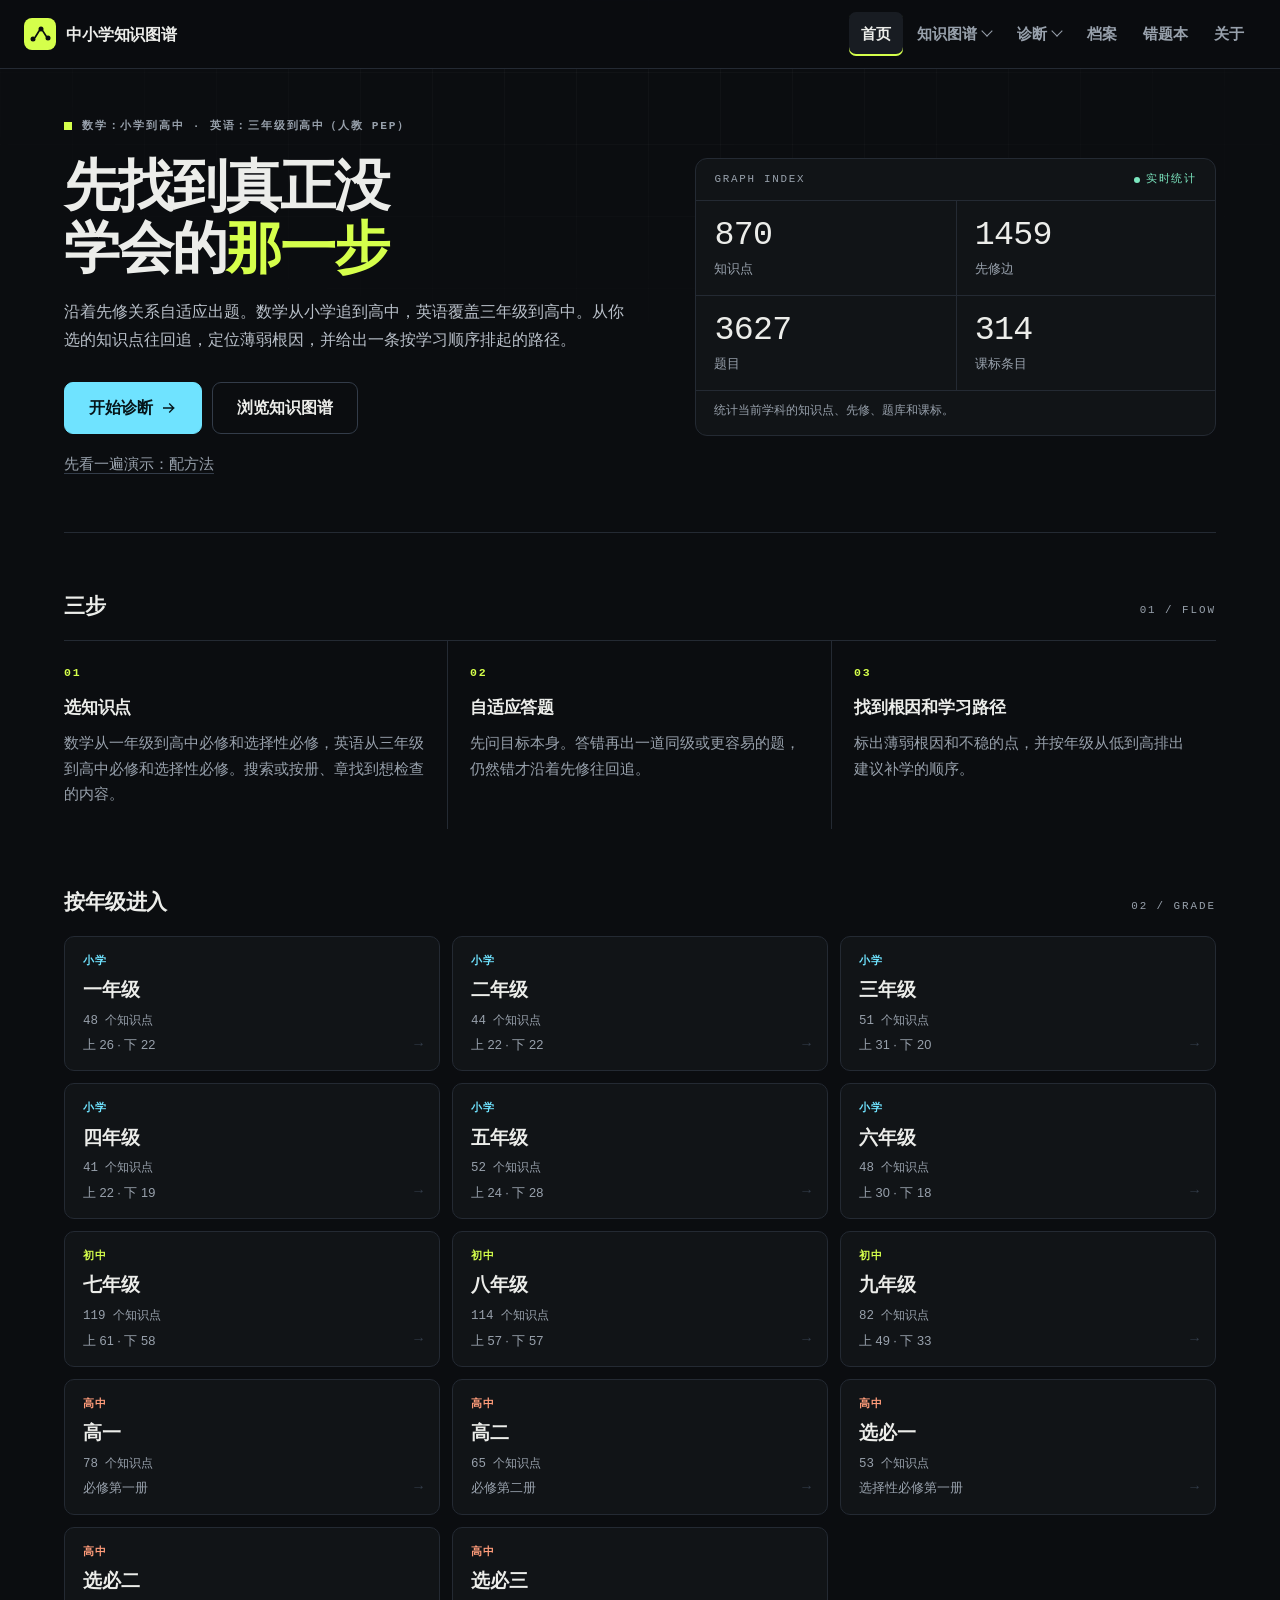
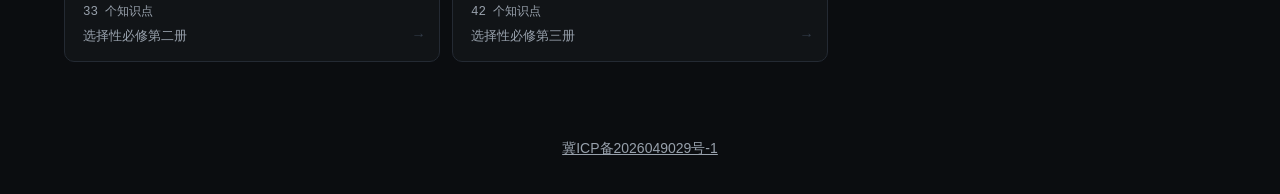
<file: index.html>
<!DOCTYPE html>
<html lang="zh-CN">
<head>
<meta charset="utf-8">
<meta name="viewport" content="width=device-width, initial-scale=1">
<title>中小学知识图谱</title>
<meta name="description" content="中小学十学科知识图谱。按年级和教材浏览知识点，沿先修关系自适应诊断。">
<link rel="icon" href="data:image/svg+xml,%3Csvg xmlns='http://www.w3.org/2000/svg' viewBox='0 0 32 32'%3E%3Crect width='32' height='32' rx='8' fill='%230b0d10'/%3E%3Ccircle cx='9' cy='21' r='2.5' fill='%236fe3ff'/%3E%3Ccircle cx='17' cy='11' r='2.5' fill='%23d5ff4b'/%3E%3Ccircle cx='24' cy='20' r='2.5' fill='%236fe3ff'/%3E%3C/svg%3E">
<script src="assets/subjects.js"></script>
<script>
(function () {
  var id = location.hash.replace(/^#/, '');
  try { id = decodeURIComponent(id); } catch (e) { return; }
  var subjects = window.CnmSubjects;
  if (/^cn[a-z]_[A-Za-z0-9_]+$/.test(id) && subjects.keys.some(function (key) {
    return id.startsWith(subjects.catalog[key].prefix + '_');
  })) {
    document.documentElement.style.visibility = 'hidden';
    location.replace(subjects.withSubject('explore/', subjects.fromId(id)) + '#' + encodeURIComponent(id));
  }
})();
</script>
<link rel="stylesheet" href="assets/site.css?v=e4d6813">
</head>
<body class="page-home">
<header class="site-header">
  <a class="brand" href="./">
    <svg class="logo" viewBox="0 0 32 32" width="32" height="32" aria-hidden="true"><rect width="32" height="32" rx="8" fill="currentColor"/><circle cx="9" cy="21" r="2.5" fill="#0b0d10"/><circle cx="17" cy="11" r="2.5" fill="#0b0d10"/><circle cx="24" cy="20" r="2.5" fill="#0b0d10"/><path d="M11.2 19.2 15.2 12.8M18.6 12.6 22.2 18.2" stroke="#0b0d10" stroke-width="1.7" stroke-linecap="round"/></svg>
    <span class="brand-name">中小学知识图谱</span>
  </a>
  <nav class="site-nav" aria-label="主导航">
    <a class="nav-link active" href="./" aria-current="page">首页</a>
    <div class="nav-item has-menu">
      <button type="button" class="nav-link" aria-haspopup="true" aria-expanded="false">知识图谱<span class="caret" aria-hidden="true"></span></button>
      <div class="nav-menu" role="menu" aria-label="知识图谱学科" data-group="explore">
        <a class="nav-link subject-link on" data-subject="math" role="menuitem" href="explore/">数学</a>
        <a class="nav-link subject-link" data-subject="english" role="menuitem" href="explore/?subject=english">英语</a>
        <a class="nav-link subject-link" data-subject="physics" role="menuitem" href="explore/?subject=physics">物理</a>
        <a class="nav-link subject-link" data-subject="chinese" role="menuitem" href="explore/?subject=chinese">语文</a>
      </div>
    </div>
    <div class="nav-item has-menu">
      <button type="button" class="nav-link" aria-haspopup="true" aria-expanded="false">诊断<span class="caret" aria-hidden="true"></span></button>
      <div class="nav-menu" role="menu" aria-label="诊断学科" data-group="diagnose">
        <a class="nav-link subject-link on" data-subject="math" role="menuitem" href="diagnose/">数学</a>
        <a class="nav-link subject-link" data-subject="english" role="menuitem" href="diagnose/?subject=english">英语</a>
        <a class="nav-link subject-link" data-subject="physics" role="menuitem" href="diagnose/?subject=physics">物理</a>
        <a class="nav-link subject-link" data-subject="chinese" role="menuitem" href="diagnose/?subject=chinese">语文</a>
      </div>
    </div>
    <a class="nav-link" href="children/">档案</a>
    <a class="nav-link" href="mistakes/">错题本</a>
    <a class="nav-link" href="https://github.com/zhujiuyi/jiaocaitupu" target="_blank" rel="noopener noreferrer">关于</a>
  </nav>
</header>
<main class="home">
  <section class="hero">
    <div class="hero-copy">
      <p class="eyebrow">数学：小学到高中 · 英语：三年级到高中（人教 PEP）</p>
      <h1>先找到真正没学会的<span class="hi">那一步</span></h1>
      <p class="lede">沿着先修关系自适应出题。数学从小学追到高中，英语覆盖三年级到高中。从你选的知识点往回追，定位薄弱根因，并给出一条按学习顺序排起的路径。</p>
      <div class="hero-actions">
        <a class="btn btn-primary btn-lg" href="diagnose/">
          开始诊断
          <svg class="arrow" viewBox="0 0 24 24" fill="none" stroke="currentColor" stroke-width="2" stroke-linecap="square" aria-hidden="true"><path d="M4 12h15M13 6l6 6-6 6"/></svg>
        </a>
        <a class="btn btn-lg" href="explore/">浏览知识图谱</a>
      </div>
      <p class="quiet-link"><a href="diagnose/?target=cnm_221&amp;demo=1">先看一遍演示：配方法</a></p>
    </div>

    <aside class="hero-panel" aria-label="图谱数据概览">
      <div class="panel-head">
        <span>Graph index</span>
        <span class="live">实时统计</span>
      </div>
      <div class="stat-grid" id="stats">
        <div class="stat-card"><div class="stat-num" id="n-topics">…</div><div class="stat-label">知识点</div></div>
        <div class="stat-card"><div class="stat-num" id="n-edges">…</div><div class="stat-label">先修边</div></div>
        <div class="stat-card"><div class="stat-num" id="n-questions">…</div><div class="stat-label">题目</div></div>
        <div class="stat-card"><div class="stat-num" id="n-standards">…</div><div class="stat-label">课标条目</div></div>
      </div>
      <div class="panel-foot">
        <p class="stat-note">统计当前学科的知识点、先修、题库和课标。</p>
        <div id="load-error" class="load-error" hidden></div>
      </div>
    </aside>
  </section>

  <div class="section-head">
    <h2 class="section-title">三步</h2>
    <span class="sec-index">01 / Flow</span>
  </div>
  <ol class="steps">
    <li>
      <span class="step-no">01</span>
      <h3>选知识点</h3>
      <p>数学从一年级到高中必修和选择性必修，英语从三年级到高中必修和选择性必修。搜索或按册、章找到想检查的内容。</p>
    </li>
    <li>
      <span class="step-no">02</span>
      <h3>自适应答题</h3>
      <p>先问目标本身。答错再出一道同级或更容易的题，仍然错才沿着先修往回追。</p>
    </li>
    <li>
      <span class="step-no">03</span>
      <h3>找到根因和学习路径</h3>
      <p>标出薄弱根因和不稳的点，并按年级从低到高排出建议补学的顺序。</p>
    </li>
  </ol>

  <div class="section-head">
    <h2 class="section-title">按年级进入</h2>
    <span class="sec-index">02 / Grade</span>
  </div>
  <div class="grade-grid" id="grades" aria-busy="true"></div>
</main>
<footer class="site-footer">
  <a href="https://beian.miit.gov.cn/" target="_blank" rel="noopener noreferrer">冀ICP备2026049029号-1</a>
</footer>
<script src="assets/motion.js"></script>
<script src="assets/nav.js?v=e4d6813"></script>
<script src="assets/children.js"></script>
<script src="assets/home.js?v=e4d6813"></script>
</body>
</html>
</file>
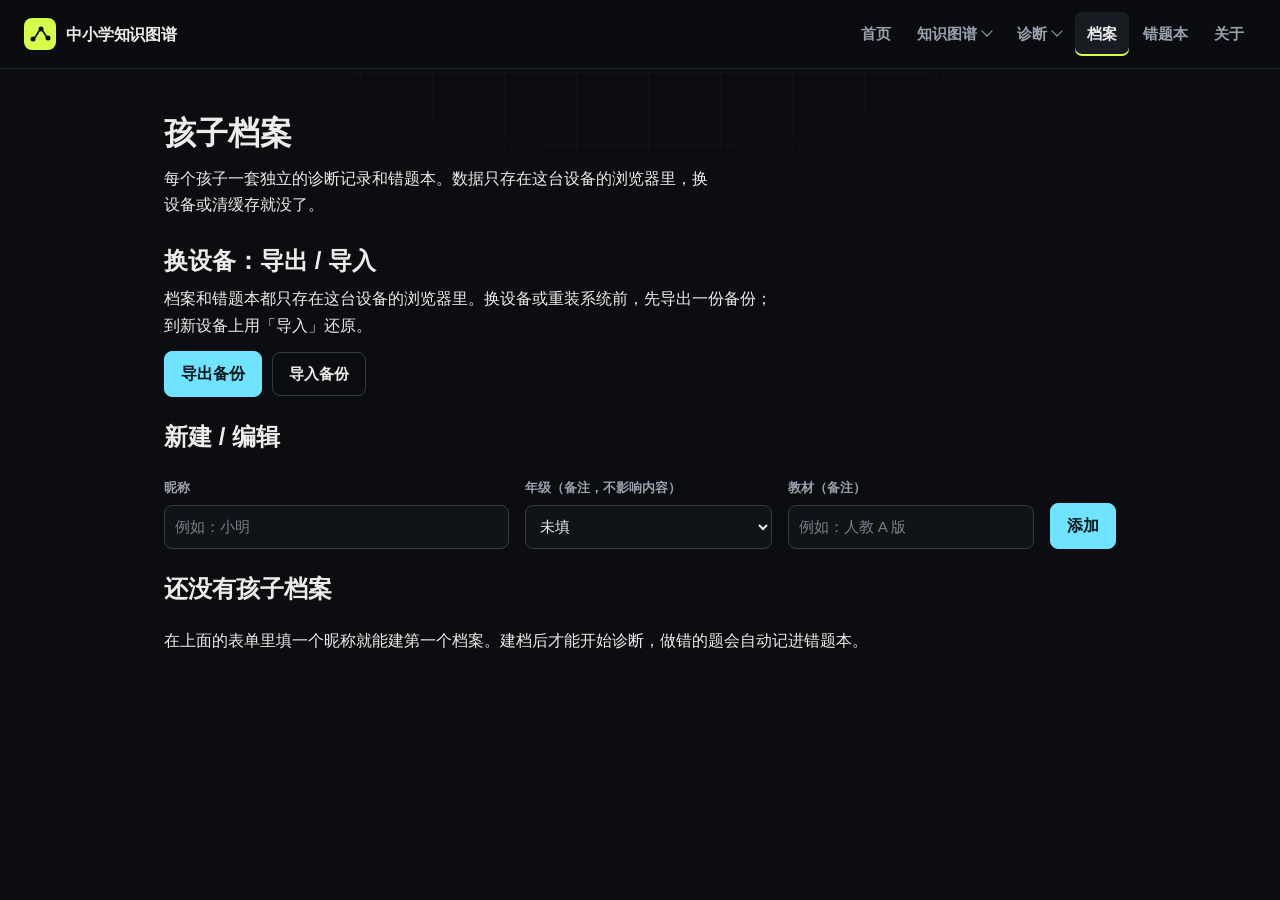
<file: children/index.html>
<!DOCTYPE html>
<html lang="zh-CN">
<head>
<meta charset="utf-8">
<meta name="viewport" content="width=device-width, initial-scale=1">
<title>孩子档案 · 中小学知识图谱</title>
<meta name="description" content="建立孩子档案，分开记录每个孩子的诊断结果和错题。数据只存在本机浏览器。">
<meta name="theme-color" content="#0b0d10">
<link rel="stylesheet" href="../assets/site.css?v=e4d6813">
<link rel="stylesheet" href="../assets/people.css">
</head>
<body class="page-children">
<header class="site-header">
  <a class="brand" href="../">
    <svg class="logo" viewBox="0 0 32 32" width="32" height="32" aria-hidden="true"><rect width="32" height="32" rx="8" fill="currentColor"/><circle cx="9" cy="21" r="2.5" fill="#0b0d10"/><circle cx="17" cy="11" r="2.5" fill="#0b0d10"/><circle cx="24" cy="20" r="2.5" fill="#0b0d10"/><path d="M11.2 19.2 15.2 12.8M18.6 12.6 22.2 18.2" stroke="#0b0d10" stroke-width="1.7" stroke-linecap="round"/></svg>
    <span class="brand-name">中小学知识图谱</span>
  </a>
  <nav class="site-nav" aria-label="主导航">
    <a class="nav-link" href="../">首页</a>
    <div class="nav-item has-menu">
      <button type="button" class="nav-link back" aria-haspopup="true" aria-expanded="false">知识图谱<span class="caret" aria-hidden="true"></span></button>
      <div class="nav-menu" role="menu" aria-label="知识图谱学科" data-group="explore">
        <a class="nav-link subject-link on" data-subject="math" role="menuitem" href="../explore/">数学</a>
        <a class="nav-link subject-link" data-subject="english" role="menuitem" href="../explore/?subject=english">英语</a>
        <a class="nav-link subject-link" data-subject="physics" role="menuitem" href="../explore/?subject=physics">物理</a>
        <a class="nav-link subject-link" data-subject="chinese" role="menuitem" href="../explore/?subject=chinese">语文</a>
      </div>
    </div>
    <div class="nav-item has-menu">
      <button type="button" class="nav-link" aria-haspopup="true" aria-expanded="false">诊断<span class="caret" aria-hidden="true"></span></button>
      <div class="nav-menu" role="menu" aria-label="诊断学科" data-group="diagnose">
        <a class="nav-link subject-link on" data-subject="math" role="menuitem" href="../diagnose/">数学</a>
        <a class="nav-link subject-link" data-subject="english" role="menuitem" href="../diagnose/?subject=english">英语</a>
        <a class="nav-link subject-link" data-subject="physics" role="menuitem" href="../diagnose/?subject=physics">物理</a>
        <a class="nav-link subject-link" data-subject="chinese" role="menuitem" href="../diagnose/?subject=chinese">语文</a>
      </div>
    </div>
    <a class="nav-link active" href="./" aria-current="page">档案</a>
    <a class="nav-link" href="../mistakes/">错题本</a>
    <a class="nav-link" href="https://github.com/zhujiuyi/jiaocaitupu" target="_blank" rel="noopener noreferrer">关于</a>
  </nav>
</header>

<main class="people">
  <div class="people-head">
    <div>
      <h1>孩子档案</h1>
      <p class="muted">每个孩子一套独立的诊断记录和错题本。数据只存在这台设备的浏览器里，换设备或清缓存就没了。</p>
    </div>
    <span class="muted small" id="child-count"></span>
  </div>

  <section class="card backup-card">
    <h2>换设备：导出 / 导入</h2>
    <p class="muted small">档案和错题本都只存在这台设备的浏览器里。换设备或重装系统前，先导出一份备份；到新设备上用「导入」还原。</p>
    <div class="backup-actions">
      <button id="btn-export" type="button" class="primary">导出备份</button>
      <label class="btn file-btn">
        导入备份
        <input id="file-import" type="file" accept="application/json,.json" hidden>
      </label>
      <span class="muted small" id="backup-hint"></span>
    </div>
    <p id="backup-msg" class="muted small" hidden></p>
  </section>

  <section class="card">
    <h2>新建 / 编辑</h2>
    <form id="child-form" class="child-form" autocomplete="off">
      <label class="field">
        <span>昵称</span>
        <input id="f-name" type="text" maxlength="12" placeholder="例如：小明" required>
      </label>
      <label class="field">
        <span>年级（备注，不影响内容）</span>
        <select id="f-grade"></select>
      </label>
      <label class="field">
        <span>教材（备注）</span>
        <input id="f-textbook" type="text" maxlength="20" placeholder="例如：人教 A 版">
      </label>
      <div class="form-actions">
        <button id="btn-save" type="submit" class="primary">添加</button>
        <button id="btn-cancel" type="button" class="small" hidden>取消</button>
      </div>
      <p id="form-error" class="form-error" hidden></p>
    </form>
  </section>

  <div id="child-list"></div>
</main>

<script src="../assets/motion.js"></script>
<script src="../assets/subjects.js"></script>
<script src="../assets/nav.js?v=e4d6813"></script>
<script src="../assets/children.js"></script>
<script src="page.js?v=e4d6813"></script>
</body>
</html>
</file>
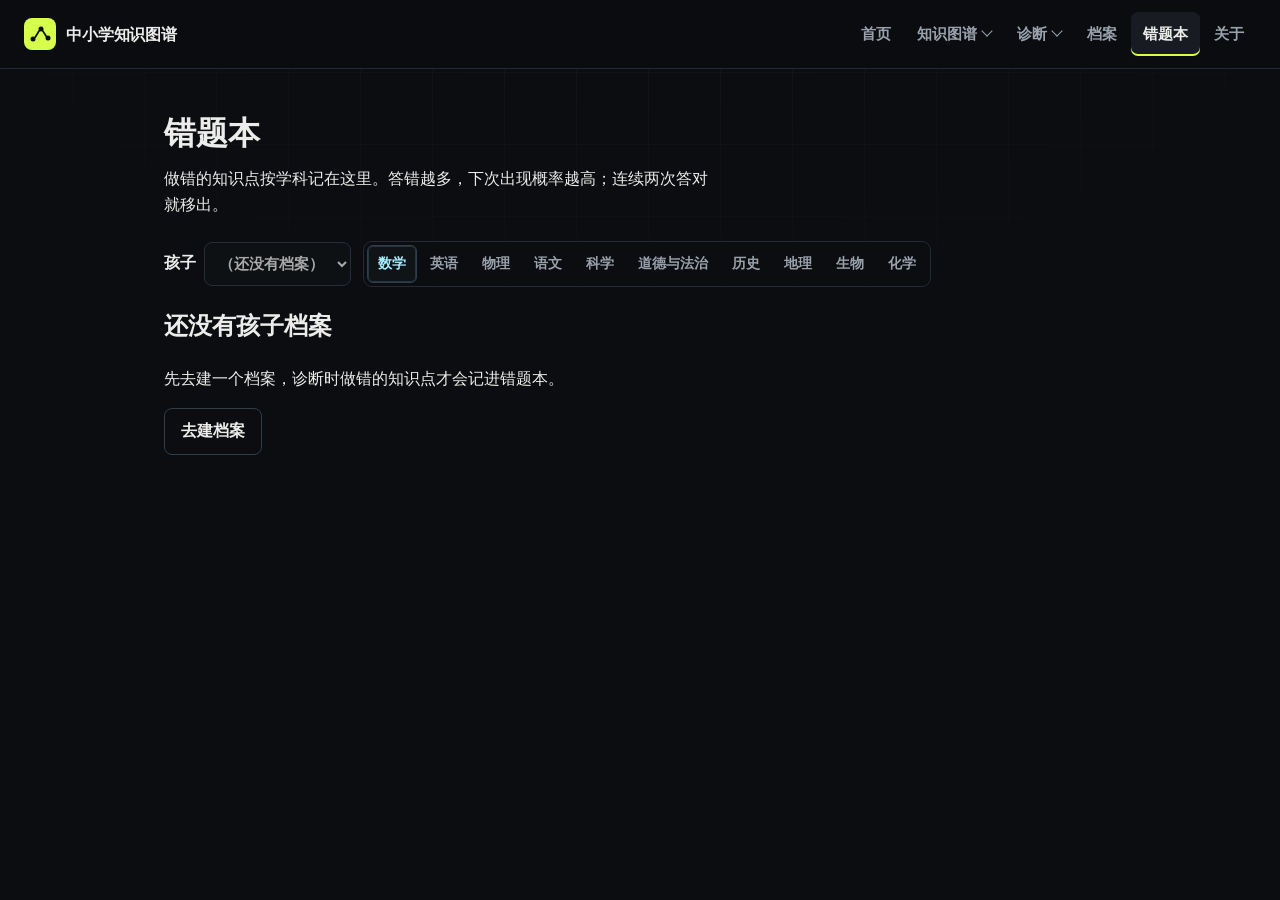
<file: mistakes/index.html>
<!DOCTYPE html>
<html lang="zh-CN">
<head>
<meta charset="utf-8">
<meta name="viewport" content="width=device-width, initial-scale=1">
<title>错题本 · 中小学知识图谱</title>
<meta name="description" content="按孩子和学科记录做错的知识点，抽题复习。连续两次答对自动移出。">
<meta name="theme-color" content="#0b0d10">
<link rel="stylesheet" href="../assets/site.css?v=e4d6813">
<link rel="stylesheet" href="../assets/people.css">
</head>
<body class="page-mistakes">
<header class="site-header">
  <a class="brand" href="../">
    <svg class="logo" viewBox="0 0 32 32" width="32" height="32" aria-hidden="true"><rect width="32" height="32" rx="8" fill="currentColor"/><circle cx="9" cy="21" r="2.5" fill="#0b0d10"/><circle cx="17" cy="11" r="2.5" fill="#0b0d10"/><circle cx="24" cy="20" r="2.5" fill="#0b0d10"/><path d="M11.2 19.2 15.2 12.8M18.6 12.6 22.2 18.2" stroke="#0b0d10" stroke-width="1.7" stroke-linecap="round"/></svg>
    <span class="brand-name">中小学知识图谱</span>
  </a>
  <nav class="site-nav" aria-label="主导航">
    <a class="nav-link" href="../">首页</a>
    <div class="nav-item has-menu">
      <button type="button" class="nav-link back" aria-haspopup="true" aria-expanded="false">知识图谱<span class="caret" aria-hidden="true"></span></button>
      <div class="nav-menu" role="menu" aria-label="知识图谱学科" data-group="explore">
        <a class="nav-link subject-link on" data-subject="math" role="menuitem" href="../explore/">数学</a>
        <a class="nav-link subject-link" data-subject="english" role="menuitem" href="../explore/?subject=english">英语</a>
        <a class="nav-link subject-link" data-subject="physics" role="menuitem" href="../explore/?subject=physics">物理</a>
        <a class="nav-link subject-link" data-subject="chinese" role="menuitem" href="../explore/?subject=chinese">语文</a>
      </div>
    </div>
    <div class="nav-item has-menu">
      <button type="button" class="nav-link" aria-haspopup="true" aria-expanded="false">诊断<span class="caret" aria-hidden="true"></span></button>
      <div class="nav-menu" role="menu" aria-label="诊断学科" data-group="diagnose">
        <a class="nav-link subject-link on" data-subject="math" role="menuitem" href="../diagnose/">数学</a>
        <a class="nav-link subject-link" data-subject="english" role="menuitem" href="../diagnose/?subject=english">英语</a>
        <a class="nav-link subject-link" data-subject="physics" role="menuitem" href="../diagnose/?subject=physics">物理</a>
        <a class="nav-link subject-link" data-subject="chinese" role="menuitem" href="../diagnose/?subject=chinese">语文</a>
      </div>
    </div>
    <a class="nav-link" href="../children/">档案</a>
    <a class="nav-link active" href="./" aria-current="page">错题本</a>
    <a class="nav-link" href="https://github.com/zhujiuyi/jiaocaitupu" target="_blank" rel="noopener noreferrer">关于</a>
  </nav>
</header>

<main class="people">
  <div class="people-head">
    <div>
      <h1>错题本</h1>
      <p class="muted">做错的知识点按学科记在这里。答错越多，下次出现概率越高；连续两次答对就移出。</p>
    </div>
  </div>

  <div class="book-bar">
    <label class="who" for="child-select">孩子
      <select id="child-select" aria-label="选择孩子"></select>
    </label>
    <div class="stage-tabs" id="subject-tabs" role="tablist" aria-label="学科"></div>
  </div>

  <div class="grade-tag" id="grade-tag" hidden></div>

  <div class="book-stats" id="book-stats"></div>

  <div class="start-box" id="start-box" hidden></div>

  <div class="card empty" id="book-empty" hidden></div>
  <div class="book-list" id="book-list"></div>
</main>

<script src="../assets/motion.js"></script>
<script src="../assets/subjects.js"></script>
<script src="../assets/nav.js?v=e4d6813"></script>
<script src="../assets/children.js"></script>
<script src="page.js?v=e4d6813"></script>
</body>
</html>
</file>
<file: assets/site.css>
/* 中小学知识图谱：全站配色、字号、导航。浏览页与诊断页共用。
   2026 视觉重构：石墨深色仪表台，去除深绿 + 白色底。 */

:root {
  color-scheme: dark;

  --bg: #0b0d10;
  --bg-elev: #111417;
  --bg-muted: #181c22;
  --panel: #111417;

  --text: #ecedea;
  --muted: #98a1ac;
  --line: #242a33;
  --line-strong: #333c49;

  --brand: #6fe3ff;
  --brand-strong: #a6edff;
  --brand-soft: rgba(111, 227, 255, 0.12);
  --on-brand: #06151a;
  --accent: #d5ff4b;
  --on-accent: #0b0d10;

  --junior: #d5ff4b;
  --junior-soft: rgba(213, 255, 75, 0.12);
  --focus: #d5ff4b;

  --shadow: none;
  --radius: 12px;
  --radius-sm: 8px;

  --font: "PingFang SC", "Hiragino Sans GB", "Microsoft YaHei", "Noto Sans CJK SC", "Noto Sans SC", "Source Han Sans SC", sans-serif;
  --mono: "SFMono-Regular", "JetBrains Mono", "Cascadia Mono", Menlo, Consolas, "Liberation Mono", monospace;
  --fs: 16px;

  --ok: #7ce7c0;
  --ok-bg: #0e2721;
  --on-ok: #04120d;
  --bad: #ff8172;
  --bad-bg: #2b1414;
  --on-bad: #1a0505;
  --warn: #ffc46b;
  --warn-bg: #2a2013;
  --unk: #a7b0bb;
  --unk-bg: #1b2027;

  --accent-old: #0f766e;
  --node-primary: #6fe3ff;
  --node-primary-bg: #0e2329;
  --node-junior: #d5ff4b;
  --node-junior-bg: #1f260c;
  --node-senior: #ff9c7a;
  --node-senior-bg: #2a1913;
  --node-current-bg: #20262e;
  --node-current-border: #ffffff;
  --node-text: #ecedea;
  --edge: #5d6a79;
  --edge-soft: #414b58;

  --hard-bg: rgba(255, 196, 107, 0.14);
  --hard-fg: #ffc46b;
  --soft-bg: #1b2027;
  --soft-fg: #a7b0bb;

  --diagram-ok-bg: #0e2721;
  --diagram-ok: #7ce7c0;
  --diagram-bad-bg: #2b1414;
  --diagram-bad: #ff8172;
  --diagram-unk-bg: #1b2027;
  --diagram-unk: #a7b0bb;
  --diagram-shaky-bg: #2a2013;
  --diagram-shaky: #ffc46b;
  --diagram-text: #ecedea;
  --diagram-edge: #4b5563;

  --ease-out: cubic-bezier(0.22, 1, 0.36, 1);
  --dur: 240ms;
}

@media print {
  :root {
    color-scheme: light;
    --bg: #fff;
    --bg-elev: #fff;
    --bg-muted: #f4f6f8;
    --text: #111827;
    --muted: #4b5563;
    --line: #d5dbe3;
    --line-strong: #b9c2cd;
    --panel: #fff;
    --shadow: none;
    --brand: #0e7490;
    --brand-strong: #0e7490;
    --brand-soft: #e6f6fb;
    --on-brand: #ffffff;
    --node-primary: #0e7490;
    --node-primary-bg: #e6f6fb;
    --node-junior: #4d7c0f;
    --node-junior-bg: #f1f8e0;
    --node-senior: #b45309;
    --node-senior-bg: #fdf1e6;
    --node-current-bg: #fff7ed;
    --node-current-border: #c2410c;
    --node-text: #111827;
    --edge: #6b7280;
    --edge-soft: #9ca3af;
    --diagram-text: #111827;
    --diagram-edge: #6b7280;
  }
}

*, *::before, *::after { box-sizing: border-box; }
[hidden] { display: none !important; }
html { -webkit-text-size-adjust: 100%; scroll-behavior: smooth; }

body {
  margin: 0;
  font-family: var(--font);
  font-size: var(--fs);
  line-height: 1.65;
  color: var(--text);
  background: var(--bg);
  -webkit-font-smoothing: antialiased;
}

/* 背景细网格 —— 屏幕阅读才有，打印不输出 */
@media screen {
  body::before {
    content: "";
    position: fixed;
    inset: 0;
    z-index: 0;
    pointer-events: none;
    background-image:
      linear-gradient(to right, rgba(255, 255, 255, 0.035) 1px, transparent 1px),
      linear-gradient(to bottom, rgba(255, 255, 255, 0.035) 1px, transparent 1px);
    background-size: 72px 72px;
    -webkit-mask-image: radial-gradient(ellipse 85% 55% at 50% 0%, #000 0%, transparent 78%);
            mask-image: radial-gradient(ellipse 85% 55% at 50% 0%, #000 0%, transparent 78%);
  }
  body > * { position: relative; z-index: 1; }
}

img { max-width: 100%; height: auto; }
code {
  overflow-wrap: anywhere;
  font-family: var(--mono);
  font-size: 0.92em;
  color: var(--brand-strong);
}

::selection { background: var(--accent); color: var(--on-accent); }

:focus-visible {
  outline: 2px solid var(--focus);
  outline-offset: 3px;
}

::-webkit-scrollbar { width: 10px; height: 10px; }
::-webkit-scrollbar-track { background: var(--bg); }
::-webkit-scrollbar-thumb { background: var(--line-strong); border: 3px solid var(--bg); border-radius: 999px; }
::-webkit-scrollbar-thumb:hover { background: #47525f; }

.node-tip {
  position: absolute;
  z-index: 6;
  max-width: min(280px, calc(100% - 16px));
  padding: 6px 10px;
  border: 1px solid var(--line-strong);
  border-radius: 8px;
  background: #05070a;
  color: var(--text);
  font-size: 0.88rem;
  font-weight: 700;
  line-height: 1.45;
  pointer-events: none;
  box-shadow: 0 12px 32px rgba(0, 0, 0, 0.5);
  overflow-wrap: anywhere;
}

/* 页面切换交给 assets/motion.js：跳转前淡出。
   跨文档 @view-transition 在跳转被打断时会抛 InvalidStateError，不采用。 */
html.is-leaving body { opacity: 0; transition: opacity 160ms cubic-bezier(0.4, 0, 1, 1); }

html.is-leaving body { opacity: 0; transition: opacity 160ms cubic-bezier(0.4, 0, 1, 1); }

@keyframes rise-in {
  from { opacity: 0; transform: translateY(12px); }
  to { opacity: 1; transform: none; }
}

@media (prefers-reduced-motion: reduce) {
  html { scroll-behavior: auto; }
  *, *::before, *::after {
    animation-duration: 0.001ms !important;
    animation-iteration-count: 1 !important;
    transition-duration: 0.001ms !important;
    scroll-behavior: auto !important;
  }
  body::before { display: none; }
}

/* ---------------- 顶部导航 ---------------- */
.site-header {
  display: flex;
  flex-wrap: wrap;
  align-items: center;
  gap: 6px 20px;
  padding: 12px 24px;
  background: rgba(11, 13, 16, 0.96);
  border-bottom: 1px solid var(--line);
  max-width: 100%;
  position: sticky;
  top: 0;
  z-index: 40;
}

.brand {
  display: flex;
  align-items: center;
  gap: 10px;
  min-height: 44px;
  min-width: 0;
  color: var(--text);
  text-decoration: none;
  font-weight: 700;
  letter-spacing: -0.01em;
}

.logo {
  color: var(--accent);
  flex: none;
  display: block;
}

.brand-name {
  overflow-wrap: anywhere;
  font-size: 1.02rem;
}

.site-nav {
  display: flex;
  flex-wrap: wrap;
  align-items: center;
  gap: 2px;
  margin-left: auto;
  min-width: 0;
  max-width: 100%;
}

.nav-link {
  display: inline-flex;
  align-items: center;
  min-height: 44px;
  padding: 6px 12px;
  border-radius: 7px;
  color: var(--muted);
  text-decoration: none;
  font-weight: 600;
  font-size: 0.94rem;
  transition: color var(--dur) var(--ease-out), background-color var(--dur) var(--ease-out);
}

.nav-link:hover { background: var(--bg-muted); color: var(--text); }

/* 「知识图谱 / 诊断」两个一级项只负责展开二级菜单，不跳转：
   用 button 渲染，并抹掉按钮的默认边框与背景，外观与 .nav-link 一致 */
.nav-item > button.nav-link {
  border: 0;
  background: transparent;
  cursor: pointer;
  font: inherit;
  font-weight: 600;
  font-size: 0.94rem;
  min-height: 44px;
  padding: 6px 12px;
  border-radius: 7px;
  color: var(--muted);
  display: inline-flex;
  align-items: center;
  gap: 6px;
}
.nav-item > button.nav-link:hover { background: var(--bg-muted); color: var(--text); }
.nav-item > button.nav-link .caret {
  width: 8px;
  height: 8px;
  border-right: 1.5px solid currentColor;
  border-bottom: 1.5px solid currentColor;
  transform: translateY(-3px) rotate(45deg);
  transition: transform var(--dur) var(--ease-out);
}
.nav-item.has-menu:hover > button.nav-link .caret,
.nav-item.has-menu:focus-within > button.nav-link .caret,
.nav-item.has-menu.open > button.nav-link .caret {
  transform: translateY(0) rotate(225deg);
}

/* 「知识图谱」带学科二级菜单：鼠标悬停或键盘聚焦时展开 */
.nav-item { position: relative; display: inline-flex; align-items: center; }
.nav-item .nav-menu {
  position: absolute;
  top: calc(100% + 6px);
  left: 50%;
  transform: translateX(-50%) translateY(-4px);
  min-width: 224px;
  padding: 6px;
  display: grid;
  grid-template-columns: repeat(2, minmax(0, 1fr));
  gap: 2px;
  background: var(--bg-elev);
  border: 1px solid var(--line-strong);
  border-radius: 10px;
  box-shadow: 0 12px 32px rgba(0, 0, 0, 0.45);
  opacity: 0;
  visibility: hidden;
  pointer-events: none;
  transition: opacity var(--dur) var(--ease-out), transform var(--dur) var(--ease-out), visibility var(--dur);
  z-index: 60;
}
/* 菜单与「知识图谱」之间有 6px 间隙，鼠标穿过时会丢掉 :hover。
   用一层透明伪元素把这段空白补上，移向子项时菜单不会消失。 */
.nav-item.has-menu .nav-menu::before {
  content: "";
  position: absolute;
  left: 0;
  right: 0;
  top: -12px;
  height: 12px;
}
.nav-item.has-menu:hover .nav-menu,
.nav-item.has-menu:focus-within .nav-menu,
.nav-item.has-menu.open .nav-menu {
  opacity: 1;
  visibility: visible;
  pointer-events: auto;
  transform: translateX(-50%) translateY(0);
}
.nav-item .nav-menu .nav-link { width: 100%; justify-content: flex-start; min-height: 40px; }
.nav-item .nav-menu .nav-link.on {
  background: var(--bg-muted);
  color: var(--text);
  box-shadow: inset 0 0 0 1px var(--line-strong);
}

/* 触屏菜单以页眉为基准，十个学科不会挤出窄屏。 */
@media (hover: none) {
  .nav-item.has-menu { position: static; }
  .nav-item .nav-menu {
    position: absolute;
    top: calc(100% + 4px);
    left: 12px;
    right: 12px;
    transform: none;
    min-width: 0;
    padding: 6px;
    gap: 2px;
    background: var(--bg-elev);
    border: 1px solid var(--line-strong);
    border-radius: 10px;
    box-shadow: 0 12px 32px rgba(0, 0, 0, 0.45);
    opacity: 0;
    visibility: hidden;
    pointer-events: none;
  }
  .nav-item.has-menu.open .nav-menu {
    opacity: 1;
    visibility: visible;
    pointer-events: auto;
    transform: none;
  }
  .nav-item.has-menu:not(.open) .nav-menu { visibility: hidden; pointer-events: none; }
  .nav-item .nav-menu::before { display: none; }
  .nav-item .nav-menu .nav-link { width: 100%; }
}

.nav-link.active,
.nav-link[aria-current="page"],
.nav-item > button.nav-link.active {
  background: var(--bg-muted);
  color: var(--text);
  box-shadow: inset 0 -2px 0 var(--accent);
}

.nav-link.subject-link {
  font-family: var(--mono);
  font-size: 0.82rem;
  letter-spacing: 0.04em;
  color: var(--muted);
  border: 1px solid transparent;
}

.nav-link.subject-link.on {
  background: var(--brand-soft);
  border-color: rgba(111, 227, 255, 0.35);
  color: var(--brand-strong);
  box-shadow: none;
}

/* 语文用朱红色区分 */
body.subject-chinese .stage-tab.on,
body.subject-chinese button.choice.picked,
body.subject-chinese .nav-menu .subject-link.on {
  background: rgba(255, 138, 128, 0.16);
  border-color: rgba(255, 138, 128, 0.45);
  color: #ff9d92;
}
/* 物理用琥珀色区分，避免和数学青、英语蓝混在一起 */
body.subject-physics .stage-tab.on,
body.subject-physics button.choice.picked,
body.subject-physics .nav-menu .subject-link.on {
  background: rgba(255, 196, 107, 0.16);
  border-color: rgba(255, 196, 107, 0.45);
  color: var(--warn);
}

@media (max-width: 720px) {
  .site-header { padding: 10px 16px; gap: 4px 12px; }
  .site-nav { flex: 1 1 100%; margin-left: 0; }
  .nav-link { min-height: 44px; padding: 4px 10px; }
}

/* ---------------- 按钮 ---------------- */
button, .btn {
  font: inherit;
  font-weight: 600;
  min-height: 44px;
  padding: 9px 16px;
  border-radius: var(--radius-sm);
  border: 1px solid var(--line-strong);
  background: transparent;
  color: var(--text);
  cursor: pointer;
  transition: background-color var(--dur) var(--ease-out),
              border-color var(--dur) var(--ease-out),
              color var(--dur) var(--ease-out),
              transform 160ms var(--ease-out);
}

button:hover, .btn:hover { background: var(--bg-muted); border-color: #46505f; }
button:active, .btn:active { transform: translateY(1px); }

button.primary, .btn-primary {
  background: var(--brand);
  border-color: var(--brand);
  color: var(--on-brand);
  font-weight: 700;
}

button.primary:hover, .btn-primary:hover { background: #8ceaff; border-color: #8ceaff; }
button:disabled { opacity: 0.45; cursor: not-allowed; transform: none; }

.btn {
  display: inline-flex;
  align-items: center;
  justify-content: center;
  gap: 8px;
  text-decoration: none;
  text-align: center;
}

.btn-lg { min-height: 52px; padding: 12px 24px; font-size: 1rem; border-radius: 9px; }
.btn-block { width: 100%; }
.btn .arrow { width: 16px; height: 16px; flex: none; transition: transform var(--dur) var(--ease-out); }
.btn:hover .arrow { transform: translateX(3px); }

input[type="search"], input[type="text"], input[type="number"], select, textarea {
  font: inherit;
  font-size: 0.95rem;
  color: var(--text);
  background: var(--bg);
  border: 1px solid var(--line-strong);
  border-radius: var(--radius-sm);
  padding: 9px 12px;
  min-height: 44px;
  max-width: 100%;
  transition: border-color 160ms var(--ease-out), background-color 160ms var(--ease-out);
}

input::placeholder { color: #77808c; }

input[type="search"]:hover, input[type="text"]:hover, select:hover, textarea:hover {
  border-color: #46505f;
}

input[type="search"]:focus, input[type="text"]:focus, select:focus, textarea:focus {
  outline: none;
  border-color: var(--brand);
  background: #0d1116;
}

textarea { min-height: 96px; }
.search-lg { width: 100%; font-size: 1rem; min-height: 52px; }

.stage-tabs { display: flex; flex-wrap: wrap; gap: 2px; padding: 3px; border: 1px solid var(--line); border-radius: 9px; background: var(--bg); }
.stage-tab {
  border-radius: 6px;
  border-color: transparent;
  background: transparent;
  min-height: 38px;
  padding: 4px 10px;
  font-size: 0.88rem;
  color: var(--muted);
}
.stage-tab:hover { background: var(--bg-muted); border-color: transparent; }
.stage-tab.on, .stage-tab[aria-selected="true"] {
  background: var(--bg-elev);
  color: var(--brand-strong);
  border-color: var(--line-strong);
  box-shadow: inset 0 0 0 1px rgba(111, 227, 255, 0.18);
}

.badge {
  display: inline-flex;
  align-items: center;
  min-height: 22px;
  padding: 0 8px;
  border-radius: 4px;
  font-family: var(--mono);
  font-size: 0.72rem;
  font-weight: 600;
  letter-spacing: 0.02em;
  white-space: nowrap;
}
.badge.hard { background: var(--hard-bg); color: var(--hard-fg); }
.badge.soft { background: var(--soft-bg); color: var(--soft-fg); }

/* ---------------- 首页 ---------------- */
.home {
  width: min(1200px, 100%);
  margin: 0 auto;
  padding: 48px 24px 64px;
}

.hero {
  display: grid;
  grid-template-columns: minmax(0, 1.05fr) minmax(0, 0.95fr);
  gap: 56px;
  align-items: center;
  padding-bottom: 56px;
  border-bottom: 1px solid var(--line);
}

.hero-copy { min-width: 0; animation: rise-in 520ms var(--ease-out) both; }

.eyebrow {
  display: flex;
  align-items: center;
  gap: 10px;
  margin: 0 0 20px;
  font-family: var(--mono);
  font-size: 0.7rem;
  font-weight: 600;
  letter-spacing: 0.16em;
  text-transform: uppercase;
  color: var(--muted);
}

.eyebrow::before {
  content: "";
  width: 8px;
  height: 8px;
  flex: none;
  background: var(--accent);
}

.hero h1 {
  margin: 0 0 18px;
  font-size: clamp(2.1rem, 4.6vw, 3.5rem);
  line-height: 1.1;
  letter-spacing: -0.035em;
  font-weight: 800;
  color: var(--text);
  text-wrap: balance;
}

.hero h1 .hi { color: var(--accent); white-space: nowrap; }

.lede {
  margin: 0 0 28px;
  font-size: 1.02rem;
  line-height: 1.75;
  max-width: 36em;
  color: #b9c0c9;
}

.hero-actions {
  display: flex;
  flex-wrap: wrap;
  gap: 10px;
  align-items: center;
}

.quiet-link { margin: 18px 0 0; font-size: 0.92rem; }
.quiet-link a {
  color: var(--muted);
  font-weight: 500;
  text-decoration: none;
  border-bottom: 1px solid var(--line-strong);
  padding-bottom: 1px;
  position: relative;
}
/* 行内链接不改变排版，用伪元素把可点区域扩到 44px */
.quiet-link a::after {
  content: "";
  position: absolute;
  left: -6px;
  right: -6px;
  top: 50%;
  height: 44px;
  transform: translateY(-50%);
}
.quiet-link a:hover { color: var(--brand-strong); border-color: var(--brand-strong); }

/* Hero 右侧数据面板 */
.hero-panel {
  min-width: 0;
  border: 1px solid var(--line);
  border-radius: var(--radius);
  background: var(--bg-elev);
  overflow: hidden;
  animation: rise-in 520ms 120ms var(--ease-out) both;
}

.panel-head {
  display: flex;
  align-items: center;
  justify-content: space-between;
  gap: 12px;
  padding: 12px 18px;
  border-bottom: 1px solid var(--line);
  font-family: var(--mono);
  font-size: 0.68rem;
  letter-spacing: 0.16em;
  text-transform: uppercase;
  color: var(--muted);
}

.panel-head .live { display: inline-flex; align-items: center; gap: 6px; color: var(--ok); }
.panel-head .live::before {
  content: "";
  width: 6px; height: 6px;
  border-radius: 50%;
  background: currentColor;
  animation: blink 2.6s var(--ease-out) infinite;
}

@keyframes blink { 0%, 100% { opacity: 1; } 50% { opacity: 0.25; } }

.panel-foot {
  padding: 10px 18px 14px;
  border-top: 1px solid var(--line);
}

.section-head {
  display: flex;
  align-items: baseline;
  justify-content: space-between;
  gap: 16px;
  margin: 56px 0 16px;
}

.section-title {
  margin: 0;
  font-size: 1.32rem;
  letter-spacing: -0.02em;
  font-weight: 700;
}

.sec-index {
  font-family: var(--mono);
  font-size: 0.68rem;
  letter-spacing: 0.18em;
  color: var(--muted);
  text-transform: uppercase;
}

.steps {
  list-style: none;
  margin: 0;
  padding: 0;
  display: grid;
  grid-template-columns: repeat(3, minmax(0, 1fr));
  gap: 0;
  border-top: 1px solid var(--line);
}

.steps li {
  min-width: 0;
  padding: 22px 22px 22px 0;
  border-right: 1px solid var(--line);
  transition: background-color var(--dur) var(--ease-out);
}

.steps li + li { padding-left: 22px; }
.steps li:last-child { border-right: 0; }
.steps li:hover { background: rgba(255, 255, 255, 0.018); }

.step-no {
  display: block;
  font-family: var(--mono);
  font-size: 0.72rem;
  font-weight: 600;
  letter-spacing: 0.16em;
  color: var(--accent);
  margin-bottom: 12px;
}

.steps h3 { margin: 0 0 8px; font-size: 1.05rem; letter-spacing: -0.01em; }
.steps p { margin: 0; color: var(--muted); font-size: 0.94rem; line-height: 1.7; }

.stat-grid, .grade-grid {
  display: grid;
  gap: 12px;
}

.stat-grid {
  grid-template-columns: repeat(2, minmax(0, 1fr));
  gap: 0;
}

.grade-grid { grid-template-columns: repeat(3, minmax(0, 1fr)); }

.stat-card {
  min-width: 0;
  padding: 16px 18px;
  border-top: 1px solid var(--line);
  border-left: 1px solid var(--line);
}

.stat-card:nth-child(1), .stat-card:nth-child(2) { border-top: 0; }
.stat-card:nth-child(odd) { border-left: 0; }

.stat-num {
  font-family: var(--mono);
  font-size: clamp(1.6rem, 2.6vw, 2.1rem);
  font-weight: 500;
  line-height: 1.1;
  letter-spacing: -0.02em;
  color: var(--text);
  font-variant-numeric: tabular-nums;
}

.stat-label {
  margin-top: 4px;
  color: var(--muted);
  font-size: 0.8rem;
  font-weight: 500;
}

.stat-note {
  color: var(--muted);
  margin: 0;
  font-size: 0.78rem;
  line-height: 1.6;
}

.load-error {
  background: var(--bad-bg);
  color: var(--text);
  border: 1px solid rgba(255, 129, 114, 0.4);
  border-radius: var(--radius-sm);
  padding: 12px 14px;
  margin: 14px 18px;
  font-size: 0.88rem;
}

a.grade-card {
  position: relative;
  display: flex;
  flex-direction: column;
  gap: 3px;
  min-width: 0;
  min-height: 116px;
  padding: 16px 18px 15px;
  background: var(--bg-elev);
  border: 1px solid var(--line);
  border-radius: 10px;
  text-decoration: none;
  color: inherit;
  transition: border-color var(--dur) var(--ease-out),
              background-color var(--dur) var(--ease-out),
              transform var(--dur) var(--ease-out);
}

a.grade-card::after {
  content: "→";
  position: absolute;
  right: 16px;
  bottom: 14px;
  font-family: var(--mono);
  font-size: 0.9rem;
  color: var(--line-strong);
  transition: color var(--dur) var(--ease-out), transform var(--dur) var(--ease-out);
}

a.grade-card:hover {
  border-color: var(--line-strong);
  background: #14181d;
  transform: translateY(-3px);
}

a.grade-card:hover::after { color: var(--accent); transform: translateX(3px); }
a.grade-card.is-junior:hover { border-color: rgba(213, 255, 75, 0.45); }
a.grade-card.is-senior:hover { border-color: rgba(255, 156, 122, 0.45); }

a.grade-card strong {
  font-size: 1.16rem;
  letter-spacing: -0.01em;
  margin: 2px 0 2px;
}

.grade-stage {
  font-family: var(--mono);
  font-size: 0.66rem;
  font-weight: 600;
  letter-spacing: 0.14em;
  text-transform: uppercase;
  color: var(--muted);
}

a.grade-card.is-primary .grade-stage { color: var(--node-primary); }
a.grade-card.is-junior .grade-stage { color: var(--node-junior); }
a.grade-card.is-senior .grade-stage { color: var(--node-senior); }

.grade-stage + strong + .grade-count + .grade-stage {
  color: var(--muted);
  font-family: var(--font);
  font-size: 0.8rem;
  font-weight: 500;
  letter-spacing: 0;
  text-transform: none;
}

.grade-count {
  font-family: var(--mono);
  font-size: 0.78rem;
  font-weight: 500;
  color: var(--muted);
  font-variant-numeric: tabular-nums;
}

.site-footer {
  padding: 0 16px 24px;
  text-align: center;
  font-size: 0.875rem;
}

.site-footer a {
  display: inline-flex;
  align-items: center;
  min-height: 44px;
  padding-inline: 8px;
  color: var(--muted);
}

.site-footer a:hover,
.site-footer a:focus-visible { color: var(--brand-strong); }

/* 卡片入场错峰 */
.grade-grid > a.grade-card,
.stat-card { animation: rise-in 420ms var(--ease-out) both; }
.grade-grid > a.grade-card:nth-child(3n + 1) { animation-delay: 40ms; }
.grade-grid > a.grade-card:nth-child(3n + 2) { animation-delay: 80ms; }
.grade-grid > a.grade-card:nth-child(3n + 3) { animation-delay: 120ms; }
.stat-card:nth-child(1) { animation-delay: 160ms; }
.stat-card:nth-child(2) { animation-delay: 200ms; }
.stat-card:nth-child(3) { animation-delay: 240ms; }
.stat-card:nth-child(4) { animation-delay: 280ms; }

@media (max-width: 960px) {
  .hero { grid-template-columns: minmax(0, 1fr); gap: 36px; }
  .grade-grid { grid-template-columns: repeat(2, minmax(0, 1fr)); }
}

@media (max-width: 800px) {
  .home { padding: 36px 16px 48px; }
  .steps { grid-template-columns: 1fr; }
  .steps li { padding: 18px 0; border-right: 0; border-bottom: 1px solid var(--line); }
  .steps li + li { padding-left: 0; }
  .steps li:last-child { border-bottom: 0; }
  .step-no { margin-bottom: 14px; }
  .section-head { margin: 40px 0 14px; }
}

@media (max-width: 560px) {
  .hero h1 { font-size: clamp(1.9rem, 8vw, 2.4rem); }
  .hero-actions .btn { flex: 1 1 100%; }
  .grade-grid { grid-template-columns: minmax(0, 1fr); }
  .stat-num { font-size: 1.6rem; }
}
</file>
<file: assets/people.css>
/* 档案页与错题本页共用。配色、字号、导航来自 assets/site.css。 */

.people {
  width: min(1000px, 100%);
  margin: 0 auto;
  padding: 38px 24px 64px;
}

.people-head {
  display: flex;
  align-items: flex-end;
  justify-content: space-between;
  gap: 16px;
  margin-bottom: 22px;
  flex-wrap: wrap;
}
.people-head h1 { margin: 0 0 6px; }
.people > .card { margin-bottom: 0; }
.people-head p { margin: 0; max-width: 62ch; }

/* ---------------- 表单 ---------------- */

.child-form {
  display: grid;
  grid-template-columns: minmax(0, 1.4fr) minmax(0, 1fr) minmax(0, 1fr) auto;
  gap: 12px 16px;
  align-items: end;
}
.field { display: flex; flex-direction: column; gap: 6px; min-width: 0; }
.field > span { font-size: 0.84rem; color: var(--muted); font-weight: 600; }
.field input,
.field select {
  width: 100%;
  min-height: 44px;
  padding: 8px 10px;
  border-radius: 8px;
  border: 1px solid var(--line-strong);
  background: var(--bg-elev);
  color: var(--text);
  font: inherit;
  font-size: 0.95rem;
}
.field input:focus-visible,
.field select:focus-visible {
  outline: 2px solid var(--brand-strong);
  outline-offset: 1px;
}
.form-actions { display: flex; gap: 8px; align-items: center; }
.form-error { margin: 0; color: var(--warn); font-size: 0.9rem; grid-column: 1 / -1; }

@media (max-width: 800px) {
  .child-form { grid-template-columns: 1fr; }
  .form-actions { justify-content: flex-start; }
}

/* ---------------- 导出 / 导入 ---------------- */

.backup-card h2 { margin-bottom: 6px; }
.backup-card .muted.small { margin: 0 0 12px; max-width: 70ch; }
.backup-actions {
  display: flex;
  align-items: center;
  gap: 10px;
  flex-wrap: wrap;
}
/* label 包一个隐藏的 file input，外观与其他按钮一致 */
.file-btn {
  display: inline-flex;
  align-items: center;
  justify-content: center;
  min-height: 44px;
  padding: 9px 16px;
  border-radius: var(--radius-sm);
  border: 1px solid var(--line-strong);
  background: transparent;
  color: var(--text);
  font-weight: 600;
  font-size: 0.94rem;
  line-height: 1.2;
  cursor: pointer;
  user-select: none;
  transition: background-color var(--dur) var(--ease-out), border-color var(--dur) var(--ease-out);
}
.file-btn:hover { background: var(--bg-muted); border-color: var(--brand-strong); }
.file-btn:focus-within { outline: 2px solid var(--brand-strong); outline-offset: 2px; }
#backup-msg { margin: 12px 0 0; }
#backup-msg.err { color: var(--warn); }
#backup-hint { margin-left: auto; }

/* ---------------- 孩子卡片 ---------------- */

/* 表单所在卡片与下面的列表要留出间距 */
#child-list { margin-top: 20px; }
#child-list > .card.empty { margin-bottom: 0; }

.child-card {
  border: 1px solid var(--line);
  border-radius: var(--radius);
  background: var(--bg-elev);
  padding: 16px 18px;
  margin-bottom: 12px;
  display: grid;
  gap: 12px;
}
.child-card.current {
  border-color: rgba(111, 227, 255, 0.42);
  box-shadow: inset 0 0 0 1px rgba(111, 227, 255, 0.16);
}
.child-head { display: flex; align-items: center; gap: 12px; min-width: 0; }
.child-avatar {
  flex: none;
  width: 42px;
  height: 42px;
  border-radius: 50%;
  display: grid;
  place-items: center;
  font-weight: 700;
  font-size: 1.05rem;
  color: var(--brand-strong);
  background: var(--brand-soft);
  border: 1px solid rgba(111, 227, 255, 0.35);
}
.child-meta { display: flex; flex-direction: column; gap: 2px; min-width: 0; }
.child-meta strong { font-size: 1.05rem; display: flex; align-items: center; gap: 8px; }
.child-sub { color: var(--muted); font-size: 0.86rem; }

.tag-current {
  font-size: 0.72rem;
  padding: 1px 7px;
  border-radius: 999px;
  background: var(--brand-soft);
  color: var(--brand-strong);
  border: 1px solid rgba(111, 227, 255, 0.35);
  font-weight: 600;
}

.child-subjects { display: flex; flex-wrap: wrap; gap: 6px; }
.chip {
  font-size: 0.8rem;
  padding: 3px 10px;
  border-radius: 999px;
  border: 1px solid var(--line-strong);
  color: var(--muted);
  background: var(--bg-muted);
}
.child-none { font-size: 0.84rem; color: var(--muted); }

.child-actions { display: flex; gap: 8px; flex-wrap: wrap; }

/* ---------------- 错题本 ---------------- */

.book-bar {
  display: flex;
  align-items: center;
  gap: 12px;
  flex-wrap: wrap;
  margin-bottom: 18px;
}
.book-bar .who {
  display: flex;
  align-items: center;
  gap: 8px;
  font-weight: 600;
}
.book-bar select {
  min-height: 44px;
  padding: 8px 10px;
  border-radius: 8px;
  border: 1px solid var(--line-strong);
  background: var(--bg-elev);
  color: var(--text);
  font: inherit;
  font-size: 0.92rem;
}

.book-stats {
  display: grid;
  grid-template-columns: repeat(auto-fit, minmax(120px, 1fr));
  gap: 10px;
  margin-bottom: 18px;
}
.book-stat {
  border: 1px solid var(--line);
  border-radius: var(--radius-sm);
  padding: 12px 14px;
  background: var(--bg-elev);
}
.book-stat b { display: block; font-size: 1.5rem; line-height: 1.2; }
.book-stat span { font-size: 0.82rem; color: var(--muted); }
.book-stat.is-weak b { color: var(--warn); }
.book-stat.is-pending b { color: var(--brand-strong); }

.book-list { display: grid; gap: 8px; }
.book-row {
  display: grid;
  grid-template-columns: minmax(0, 1fr) auto;
  gap: 10px 16px;
  align-items: center;
  border: 1px solid var(--line);
  border-radius: var(--radius-sm);
  background: var(--bg-elev);
  padding: 12px 14px;
}
.book-row-main { min-width: 0; display: flex; flex-direction: column; gap: 3px; }
.book-row-name { font-weight: 600; overflow-wrap: anywhere; }
.book-row-sub { font-size: 0.82rem; color: var(--muted); }
.book-row-tags { display: flex; gap: 6px; flex-wrap: wrap; margin-top: 2px; }
.book-row-acts { display: flex; gap: 6px; flex-wrap: wrap; justify-content: flex-end; }

.tag-weak { background: rgba(255, 138, 128, 0.14); border: 1px solid rgba(255, 138, 128, 0.4); color: #ff9d92; }
.tag-shaky { background: rgba(255, 196, 107, 0.14); border: 1px solid rgba(255, 196, 107, 0.4); color: var(--warn); }
.tag-pending { background: var(--brand-soft); border: 1px solid rgba(111, 227, 255, 0.4); color: var(--brand-strong); }

.start-box {
  display: flex;
  align-items: center;
  gap: 12px;
  flex-wrap: wrap;
  border: 1px solid var(--line);
  border-radius: var(--radius);
  background: var(--bg-elev);
  padding: 14px 16px;
  margin-bottom: 18px;
}
.start-box .grow { flex: 1 1 240px; min-width: 0; }
.start-box h2 { margin: 0 0 4px; font-size: 1rem; }

@media (max-width: 640px) {
  .people { padding: 26px 14px 48px; }
  .book-row { grid-template-columns: 1fr; }
  .book-row-acts { justify-content: flex-start; }
}

/* ---------------- 年级提示 ---------------- */

.grade-tag {
  display: flex;
  align-items: center;
  gap: 12px;
  flex-wrap: wrap;
  margin: -6px 0 16px;
  font-size: 0.86rem;
}
.grade-tag .tag {
  background: var(--brand-soft);
  border: 1px solid rgba(111, 227, 255, 0.35);
  color: var(--brand-strong);
  padding: 3px 10px;
  border-radius: 999px;
  font-weight: 600;
}
.grade-tag a { color: var(--muted); }
.grade-tag a:hover { color: var(--brand-strong); }

.child-other-grades { flex-basis: 100%; margin-top: 2px; }
</file>
